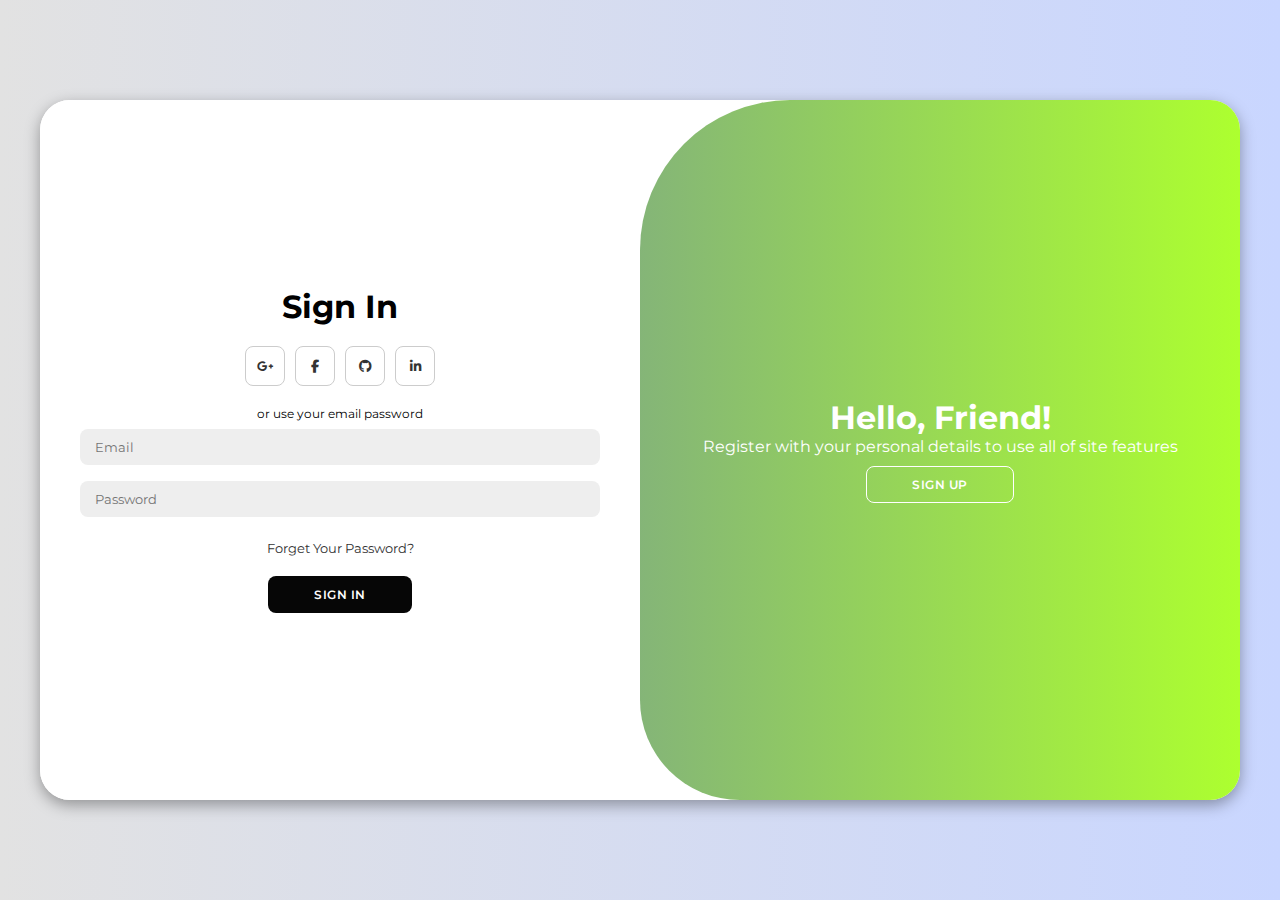
<file: login2.html>
<!DOCTYPE html>
<html lang="en">

<head>
    <meta charset="UTF-8">
    <meta name="viewport" content="width=device-width, initial-scale=1.0">
    <link rel="stylesheet" href="https://cdnjs.cloudflare.com/ajax/libs/font-awesome/6.4.2/css/all.min.css">
    <link rel="stylesheet" href="style2.css">
    <title>Modern Login Page | AsmrProg</title>
</head>

<body>

    <div class="container" id="container">
        <div class="form-container sign-up">
            <form>
                <h1>Create Account</h1>
                <div class="social-icons">
                    <a href="#" class="icon"><i class="fa-brands fa-google-plus-g"></i></a>
                    <a href="#" class="icon"><i class="fa-brands fa-facebook-f"></i></a>
                    <a href="#" class="icon"><i class="fa-brands fa-github"></i></a>
                    <a href="#" class="icon"><i class="fa-brands fa-linkedin-in"></i></a>
                </div>
                <span>or use your email for registeration</span>
                <input type="text" placeholder="Name">
                <input type="email" placeholder="Email">
                <input type="password" placeholder="Password">
                <button>Sign Up</button>
            </form>
        </div>
        <div class="form-container sign-in">
            <form>
                <h1>Sign In</h1>
                <div class="social-icons">
                    <a href="#" class="icon"><i class="fa-brands fa-google-plus-g"></i></a>
                    <a href="#" class="icon"><i class="fa-brands fa-facebook-f"></i></a>
                    <a href="#" class="icon"><i class="fa-brands fa-github"></i></a>
                    <a href="#" class="icon"><i class="fa-brands fa-linkedin-in"></i></a>
                </div>
                <span>or use your email password</span>
                <input type="email" placeholder="Email">
                <input type="password" placeholder="Password">
                <a href="#">Forget Your Password?</a>
                <button>Sign In</button>
            </form>
        </div>
        <div class="toggle-container">
            <div class="toggle">
                <div class="toggle-panel toggle-left">
                    <h1>Welcome Back!</h1>
                    <p>Let's explore the technology universe together with HOPE TEAM!</p>
                    <button class="hidden" id="login">Sign In</button>
                </div>
                <div class="toggle-panel toggle-right">
                    <h1>Hello, Friend!</h1>
                    <p>Register with your personal details to use all of site features</p>
                    <button class="hidden" id="register">Sign Up</button>
                </div>
            </div>
        </div>
    </div>

    <script src="script1.js"></script>
</body>

</html>
</file>
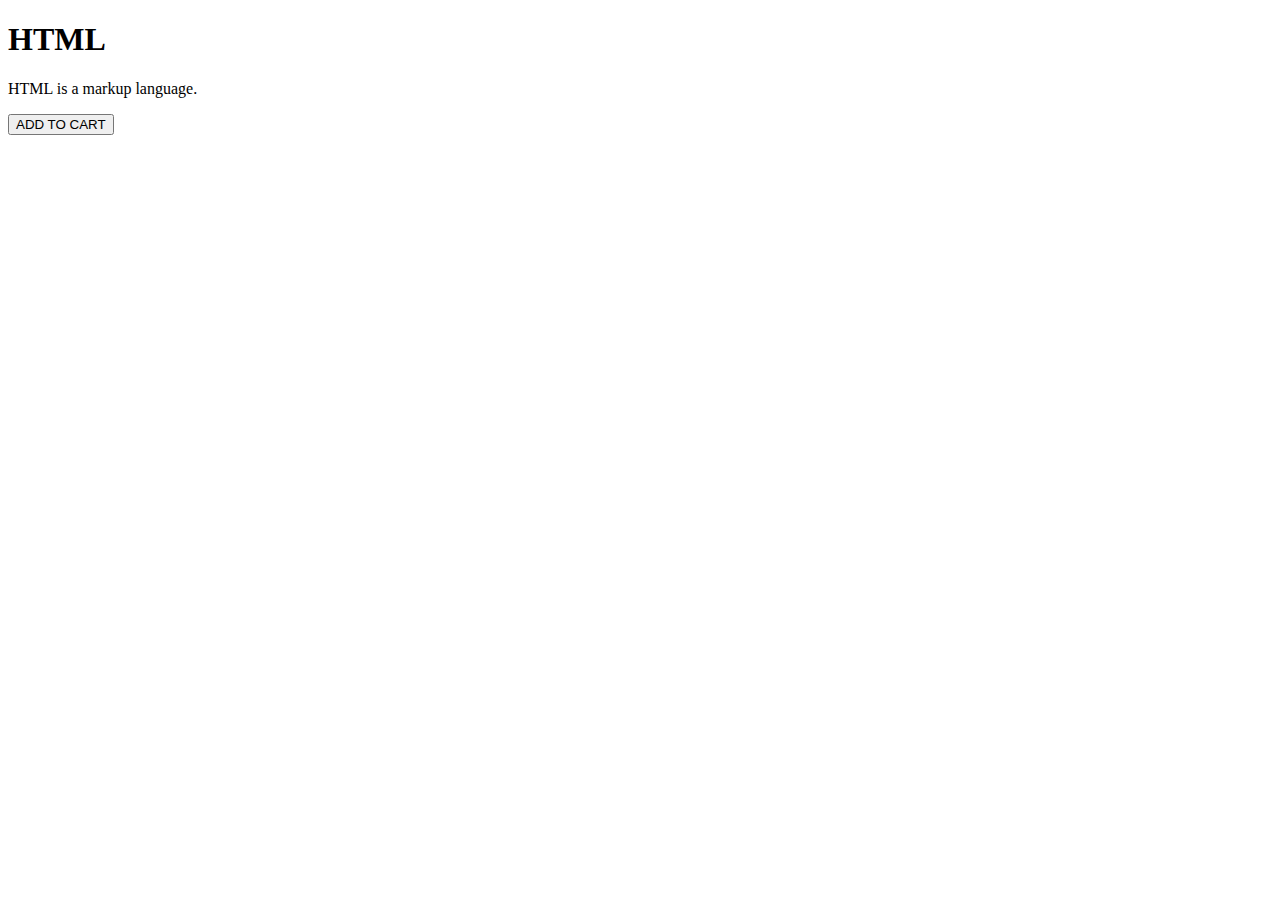
<file: test/html.html>
<!DOCTYPE html>
<html>
<head>
    <meta charset="utf-8">
    <meta http-equiv="X-UA-Compatible" content="ID=edge">
    <meta name="viewport" content="width=device-width, initial-scale=1">
    <title>HTML</title>
    <link rel="stylesheet" href="css.css">
    <script src="js.js"></script>
</head>

<body>
    <h1>HTML</h1>
    <p>HTML is a markup language.</p>
    <button onclick="showsp1()">ADD TO CART</button>
    <div id="cart">
        <div id="sp1">sp1</div>
        <div id="sp2">sp2</div>
        <div id="sp3">sp3</div>
    </div>
</body>
</html>
</file>
<file: style2.css>
@import url('https://fonts.googleapis.com/css2?family=Montserrat:wght@300;400;500;600;700&display=swap');
@import url('https://fonts.googleapis.com/css2?family=Montserrat:wght@300;400;500;600;700&display=swap');

*{
    margin: 0;
    padding: 0;
    box-sizing: border-box;
    font-family: 'Montserrat', sans-serif;
}

body{
    background-color: #c9d6ff;
    background: linear-gradient(to right, #e2e2e2, #c9d6ff);
    display: flex;
    align-items: center;
    justify-content: center;
    flex-direction: column;
    height: 100vh;
}

.container{
    background-color: #fff;
    border-radius: 30px;
    box-shadow: 0 5px 15px rgba(0, 0, 0, 0.35);
    position: relative;
    overflow: hidden;
    width: 100%;
    max-width: 1200px;
    min-height: 700px;
}
dfg
.container p{
    font-size: 14px;
    line-height: 20px;
    letter-spacing: 0.3px;
    margin: 20px 0;
}

.container span{
    font-size: 12px;
}

.container a{
    color: #333;
    font-size: 13px;
    text-decoration: none;
    margin: 15px 0 10px;
}

.container button{
    background-color: #060606;
    color: #fff;
    font-size: 12px;
    padding: 10px 45px;
    border: 1px solid transparent;
    border-radius: 8px;
    font-weight: 600;
    letter-spacing: 0.5px;
    text-transform: uppercase;
    margin-top: 10px;
    cursor: pointer;
}

.container button.hidden{
    background-color: transparent;
    border-color: #fff;
}

.container form{
    background-color: #fff;
    display: flex;
    align-items: center;
    justify-content: center;
    flex-direction: column;
    padding: 0 40px;
    height: 100%;
    max-width: 600px;
}

.container input{
    background-color: #eee;
    border: none;
    margin: 8px 0;
    padding: 10px 15px;
    font-size: 13px;
    border-radius: 8px;
    width: 100%;
    outline: none;
}

.form-container{
    position: absolute;
    top: 0;
    height: 100%;
    transition: all 0.6s ease-in-out;
}

.sign-in{
    left: 0;
    width: 50%;
    z-index: 2;
}

.container.active .sign-in{
    transform: translateX(100%);
}

.sign-up{
    left: 0;
    width: 50%;
    opacity: 0;
    z-index: 1;
}

.container.active .sign-up{
    transform: translateX(100%);
    opacity: 1;
    z-index: 5;
    animation: move 0.6s;
}

@keyframes move{
    0%, 49.99%{
        opacity: 0;
        z-index: 1;
    }
    50%, 100%{
        opacity: 1;
        z-index: 5;
    }
}

.social-icons{
    margin: 20px 0;
}

.social-icons a{
    border: 1px solid #ccc;
    border-radius: 20%;
    display: inline-flex;
    justify-content: center;
    align-items: center;
    margin: 0 3px;
    width: 40px;
    height: 40px;
}

.toggle-container{
    position: absolute;
    top: 0;
    left: 50%;
    width: 50%;
    height: 100%;
    overflow: hidden;
    transition: all 0.6s ease-in-out;
    border-radius: 150px 0 0 100px;
    z-index: 1000;
}

.container.active .toggle-container{
    transform: translateX(-100%);
    border-radius: 0 150px 100px 0;
}

.toggle{
    background-color: greenyellow;
    height: 100%;
    background: linear-gradient(to right, #5c6bc0, greenyellow);
    color: #fff;
    position: relative;
    left: -100%;
    height: 100%;
    width: 200%;
    transform: translateX(0);
    transition: all 0.6s ease-in-out;
}

.container.active .toggle{
    transform: translateX(50%);
}

.toggle-panel{
    position: absolute;
    width: 50%;
    height: 100%;
    display: flex;
    align-items: center;
    justify-content: center;
    flex-direction: column;
    padding: 0 30px;
    text-align: center;
    top: 0;
    transform: translateX(0);
    transition: all 0.6s ease-in-out;
}

.toggle-left{
    transform: translateX(-200%);
}

.container.active .toggle-left{
    transform: translateX(0);
}

.toggle-right{
    right: 0;
    transform: translateX(0);
}

.container.active .toggle-right{
    transform: translateX(200%);
}

.typewriter {
    overflow: hidden;
    display: inline-block;
    border-right: .15em solid orange;
    white-space: nowrap;
    margin: 0;
    letter-spacing: .15em;
    animation: typing 3s steps(40, end);
}

@keyframes typing {
    from { width: 0 }
    to { width: 100% }
}
</file>
<file: test/css.css>
#cart{
    width: fit-content;
    height: fit-content;
    background-color: blue;
}
:root{
    --sp1: none;
    --sp2: block;
    --sp3: block;
}
#sp1{
    display: var(--sp1);
}
#sp2{
    display: none;
}
#sp3{
    display: none;
}
</file>
